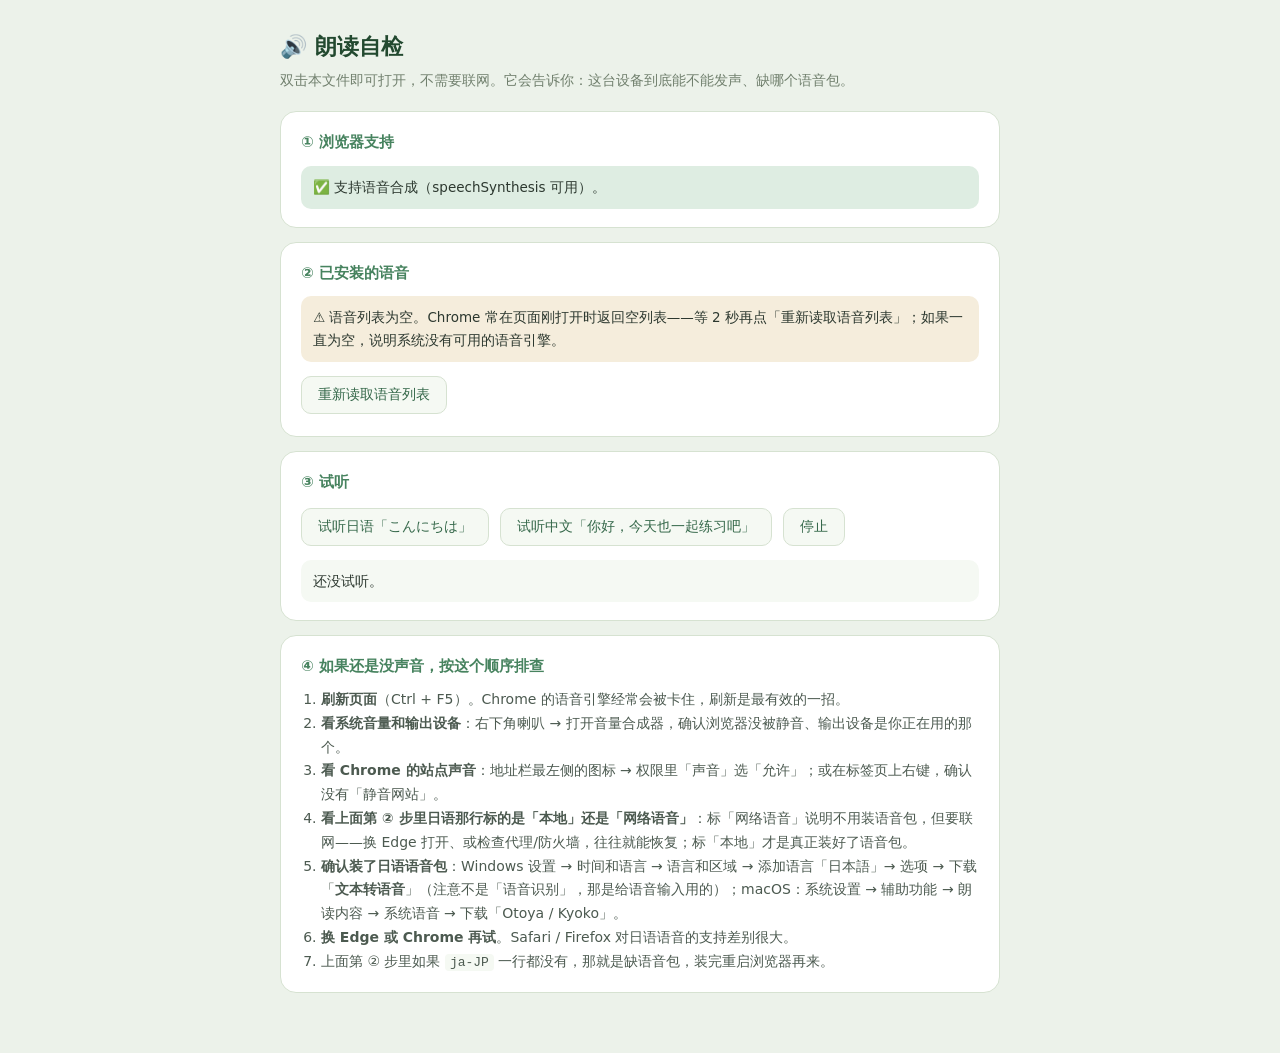
<file: .workbuddy/tts-check.html>
<!DOCTYPE html>
<html lang="zh-CN">
<head>
<meta charset="UTF-8" />
<title>朗读自检 · 日译训练场</title>
<style>
  body { margin:0; background:#ECF2EA; color:#2C382F;
    font-family:"PingFang SC","Microsoft YaHei",system-ui,sans-serif; font-size:15px; line-height:1.7; }
  .wrap { max-width:720px; margin:0 auto; padding:28px 20px 60px; }
  h1 { font-size:22px; color:#22492F; margin:0 0 4px; }
  .sub { color:#71806E; font-size:14px; margin:0 0 18px; }
  .card { background:#fff; border:1px solid #D6E2D1; border-radius:16px; padding:18px 20px; margin-top:14px; }
  h2 { font-size:15px; color:#47835F; margin:0 0 8px; }
  button { font-family:inherit; cursor:pointer; border:1px solid #D6E2D1; background:#F5F9F3;
    color:#35684A; border-radius:10px; padding:9px 16px; font-size:14px; margin:4px 6px 4px 0; }
  button:hover { border-color:#47835F; background:#DEEDE2; }
  button.on { background:#47835F; color:#fff; border-color:#47835F; }
  .res { margin-top:10px; padding:10px 12px; border-radius:10px; background:#F5F9F3;
    font-size:13.5px; color:#2C382F; white-space:pre-wrap; }
  .res.warn { background:#F5EDDC; } .res.bad { background:#F3E5E2; } .res.good { background:#DEEDE2; }
  table { width:100%; border-collapse:collapse; font-size:13px; margin-top:8px; }
  th,td { text-align:left; padding:6px 8px; border-bottom:1px solid #E6EEE3; }
  th { color:#71806E; font-weight:600; }
  .tag { display:inline-block; font-size:11.5px; padding:1px 8px; border-radius:999px;
    background:#DEEDE2; color:#22492F; margin-right:6px; }
  ol { padding-left:20px; margin:8px 0 0; color:#4C5A50; font-size:14px; }
  code { background:#F5F9F3; padding:1px 5px; border-radius:4px; font-size:13px; }
</style>
</head>
<body>
<div class="wrap">
  <h1>🔊 朗读自检</h1>
  <p class="sub">双击本文件即可打开，不需要联网。它会告诉你：这台设备到底能不能发声、缺哪个语音包。</p>

  <div class="card">
    <h2>① 浏览器支持</h2>
    <div class="res" id="r0">检测中…</div>
  </div>

  <div class="card">
    <h2>② 已安装的语音</h2>
    <div id="r1" class="res">读取中…（Chrome 首次读取语音列表可能要等几秒）</div>
    <div id="voiceTable"></div>
    <div style="margin-top:10px">
      <button id="reloadBtn">重新读取语音列表</button>
    </div>
  </div>

  <div class="card">
    <h2>③ 试听</h2>
    <button id="jaBtn">试听日语「こんにちは」</button>
    <button id="zhBtn">试听中文「你好，今天也一起练习吧」</button>
    <button id="stopBtn">停止</button>
    <div class="res" id="r2">还没试听。</div>
  </div>

  <div class="card">
    <h2>④ 如果还是没声音，按这个顺序排查</h2>
    <ol>
      <li><b>刷新页面</b>（Ctrl + F5）。Chrome 的语音引擎经常会被卡住，刷新是最有效的一招。</li>
      <li><b>看系统音量和输出设备</b>：右下角喇叭 → 打开音量合成器，确认浏览器没被静音、输出设备是你正在用的那个。</li>
      <li><b>看 Chrome 的站点声音</b>：地址栏最左侧的图标 → 权限里「声音」选「允许」；或在标签页上右键，确认没有「静音网站」。</li>
      <li><b>看上面第 ② 步里日语那行标的是「本地」还是「网络语音」</b>：标「网络语音」说明不用装语音包，但要联网——换 Edge 打开、或检查代理/防火墙，往往就能恢复；标「本地」才是真正装好了语音包。</li>
      <li><b>确认装了日语语音包</b>：Windows 设置 → 时间和语言 → 语言和区域 → 添加语言「日本語」→ 选项 → 下载「<b>文本转语音</b>」（注意不是「语音识别」，那是给语音输入用的）；macOS：系统设置 → 辅助功能 → 朗读内容 → 系统语音 → 下载「Otoya / Kyoko」。</li>
      <li><b>换 Edge 或 Chrome 再试</b>。Safari / Firefox 对日语语音的支持差别很大。</li>
      <li>上面第 ② 步里如果 <code>ja-JP</code> 一行都没有，那就是缺语音包，装完重启浏览器再来。</li>
    </ol>
  </div>
</div>

<script>
var $ = function (id) { return document.getElementById(id); };
var log = [];

function setRes(id, text, cls) {
  var el = $(id);
  el.textContent = text;
  el.className = 'res' + (cls ? ' ' + cls : '');
}

// ① 浏览器支持
if (!('speechSynthesis' in window)) {
  setRes('r0', '❌ 这个浏览器不支持语音合成（Web Speech API）。请改用 Chrome 或 Edge。', 'bad');
} else {
  setRes('r0', '✅ 支持语音合成（speechSynthesis 可用）。', 'good');
}

// ② 语音列表
var voices = [];
function renderVoices() {
  voices = window.speechSynthesis.getVoices() || [];
  if (!voices.length) {
    setRes('r1', '⚠️ 语音列表为空。Chrome 常在页面刚打开时返回空列表——等 2 秒再点「重新读取语音列表」；' +
      '如果一直为空，说明系统没有可用的语音引擎。', 'warn');
    $('voiceTable').innerHTML = '';
    return;
  }
  var ja = voices.filter(function (v) { return /^ja/i.test(v.lang || ''); });
  var zh = voices.filter(function (v) { return /^zh/i.test(v.lang || ''); });
  var isNet = function (v) { return v.localService === false; };
  var jaLocal = ja.filter(function (v) { return !isNet(v); }).length;
  var jaNet = ja.length - jaLocal;

  var tail = '';
  if (jaLocal) tail = '（其中本地 ' + jaLocal + ' 个、网络 ' + jaNet + ' 个）✅ 本地语音已装好，离线也能读。';
  else if (jaNet) tail = '⚠️ 只有网络语音（Chrome 的「Google 日本語」/ Edge 的在线自然语音）：' +
    '不用装语音包，但每次朗读都要联网，网络或代理异常时就会突然没声音。';
  else tail = '❌ 一个日语语音都没有：朗读会用默认语音（中文）硬读，发音不准。' +
    '建议装日语语音包——设置 → 时间和语言 → 语言和区域 → 日语 → 选项 → 下载「文本转语音」，' +
    '或在管理员终端跑 DISM /Online /Add-Capability /CapabilityName:Language.TextToSpeech~~~ja-JP~0.0.1.0';

  setRes('r1', '共 ' + voices.length + ' 个语音；日语 ja-JP ' + ja.length + ' 个 ' + tail +
    '；中文 zh ' + zh.length + ' 个' + (zh.length ? ' ✅' : ' ❌'),
    jaLocal ? 'good' : (jaNet ? 'warn' : 'bad'));

  var rows = voices.map(function (v) {
    var isJa = /^ja/i.test(v.lang || ''), isZh = /^zh/i.test(v.lang || '');
    return '<tr><td>' + (v.lang || '-') + '</td><td>' + (v.name || '-') + '</td>' +
      '<td>' + (v.localService === false ? '网络语音' : '本地') + '</td>' +
      '<td>' + (isJa ? '<span class="tag">日语</span>' : isZh ? '<span class="tag">中文</span>' : '') +
      '<button data-name="' + (v.name || '') + '">试听</button></td></tr>';
  }).join('');
  $('voiceTable').innerHTML = '<table><tr><th>语种</th><th>名称</th><th>类型</th><th>操作</th></tr>' + rows + '</table>';

  $('voiceTable').querySelectorAll('button').forEach(function (b) {
    b.addEventListener('click', function () {
      var v = null;
      voices.forEach(function (x) { if (x.name === b.dataset.name) v = x; });
      test(v, v && /^ja/i.test(v.lang || '') ? 'こんにちは' : '你好');
    });
  });
}

// ③ 试听：盯 onstart，抓静默失败
function test(voice, text) {
  var synth = window.speechSynthesis;
  try { synth.cancel(); } catch (e) {}
  var u = new SpeechSynthesisUtterance(text);
  if (voice) { u.voice = voice; u.lang = voice.lang; }
  else if (/^[^a-zA-Z]*$/.test(text) && /[\u3040-\u30ff\u4e00-\u9fff]/.test(text)) { u.lang = 'ja-JP'; }
  u.volume = 1; u.rate = 0.95;

  var started = false, settled = false;
  setRes('r2', '🔊 正在试听「' + text + '」' + (voice ? '（' + voice.name + '）' : '（默认语音）') + '…');

  var watch = setTimeout(function () {
    if (settled) return;
    settled = true;
    setRes('r2', '⚠️ 2 秒内没有开始发声 —— 这就是「静默失败」：浏览器收下了请求但没出声。\n' +
      '按顺序做：刷新页面 → 检查系统音量与输出设备 → 检查 Chrome 站点声音权限 → 换 Chrome/Edge。\n' +
      '若上方列表里没有 ja-JP，则还需要安装日语语音包。', 'warn');
  }, 2000);

  u.onstart = function () {
    started = true;
    if (settled) return;
    settled = true; clearTimeout(watch);
    setRes('r2', '✅ 已开始发声（' + (voice ? voice.name : '默认语音') + '）。能听到就说明朗读功能正常。', 'good');
  };
  u.onend = function () {
    if (!started) return;
    setRes('r2', '✅ 播完了（' + (voice ? voice.name : '默认语音') + '）。朗读功能正常。', 'good');
  };
  u.onerror = function (e) {
    if (settled) return;
    settled = true; clearTimeout(watch);
    setRes('r2', '❌ 发声报错：' + (e && e.error ? e.error : 'unknown') + '。请安装对应语音包或换 Chrome / Edge。', 'bad');
  };

  setTimeout(function () {
    try { synth.resume(); } catch (e) {}
    try { synth.speak(u); } catch (e) { setRes('r2', '❌ 调用 speak 抛错：' + e.message, 'bad'); }
    setTimeout(function () { try { if (synth.paused) synth.resume(); } catch (e) {} }, 80);
  }, 150);
}

renderVoices();
if ('speechSynthesis' in window) {
  speechSynthesis.addEventListener('voiceschanged', renderVoices);
  var tries = 0;
  var t = setInterval(function () {
    if ((speechSynthesis.getVoices() || []).length || ++tries >= 12) clearInterval(t);
    renderVoices();
  }, 500);
}

$('reloadBtn').addEventListener('click', renderVoices);
$('jaBtn').addEventListener('click', function () {
  var v = null;
  voices.forEach(function (x) { if (!v && /^ja/i.test(x.lang || '')) v = x; });
  test(v, 'こんにちは');
});
$('zhBtn').addEventListener('click', function () {
  var v = null;
  voices.forEach(function (x) { if (!v && /^zh/i.test(x.lang || '')) v = x; });
  test(v, '你好，今天也一起练习吧');
});
$('stopBtn').addEventListener('click', function () {
  try { speechSynthesis.cancel(); } catch (e) {}
  setRes('r2', '已停止。');
});
</script>
</body>
</html>
</file>
